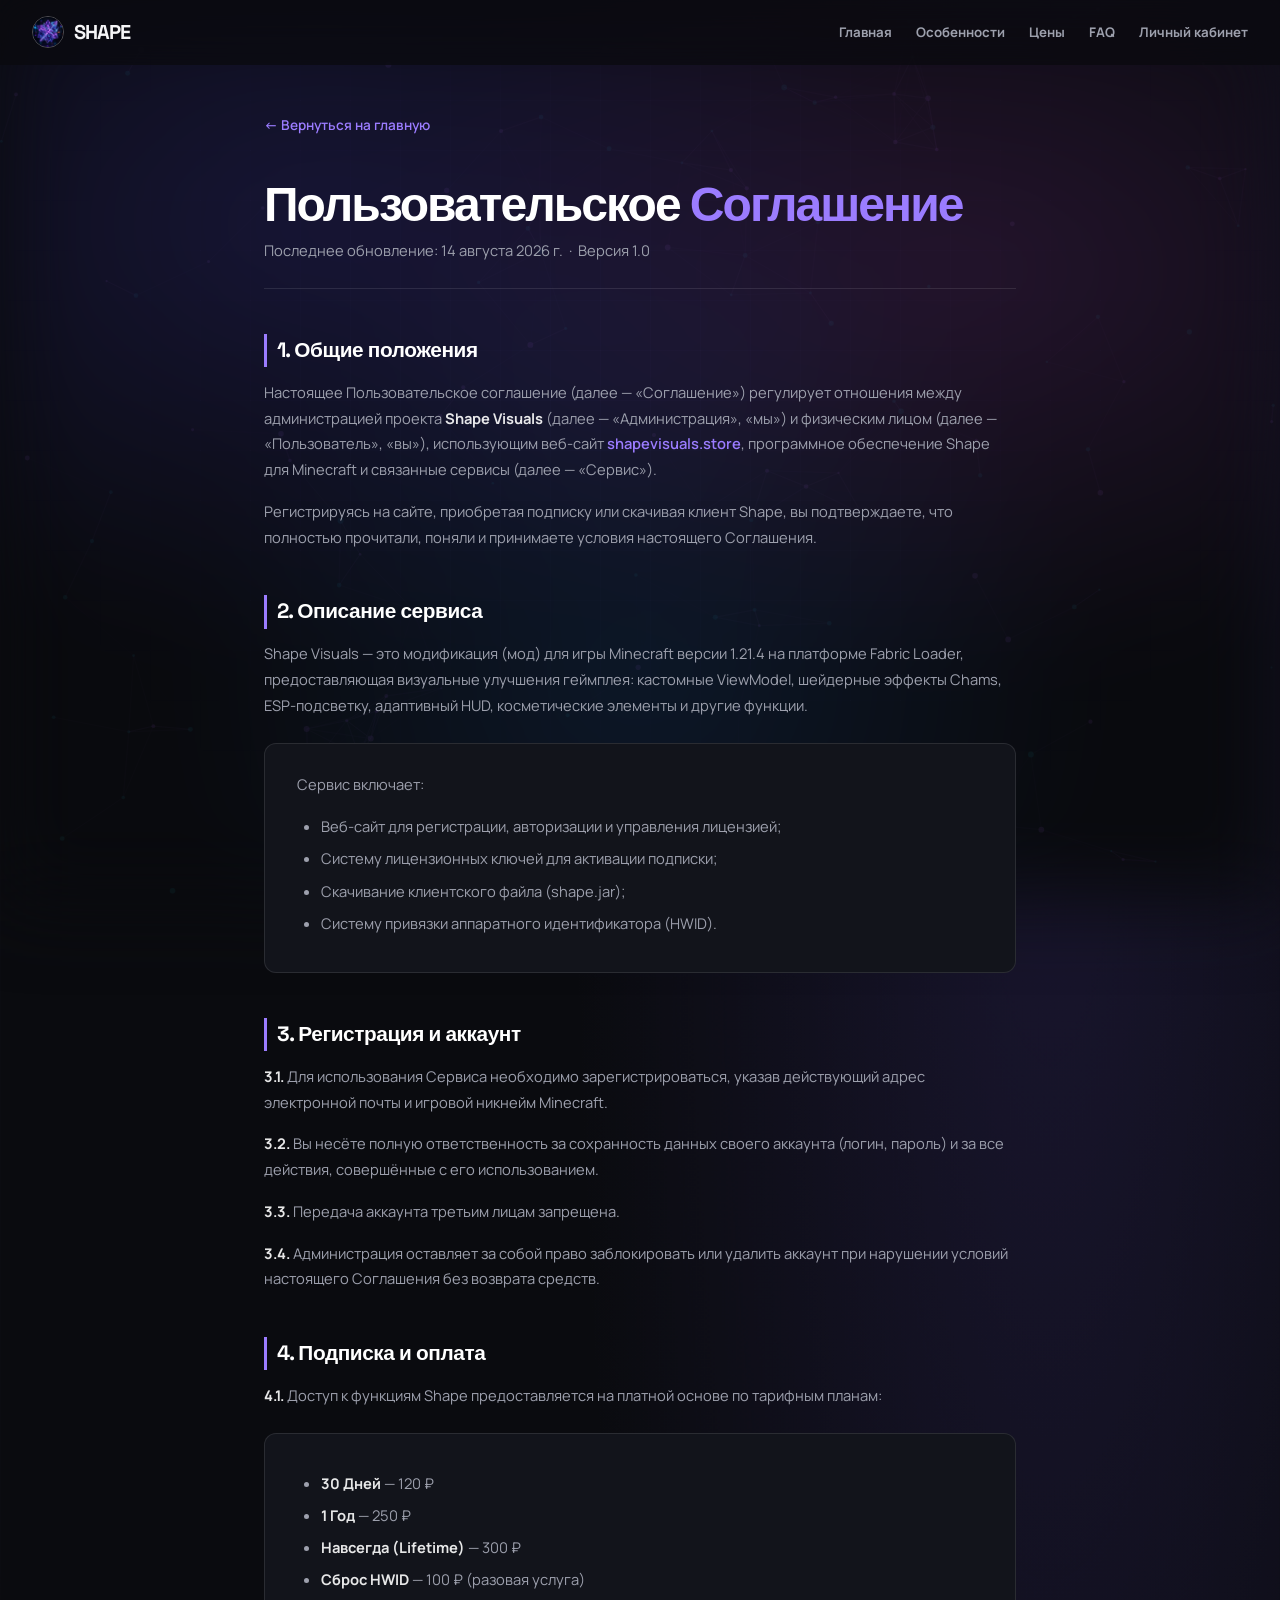
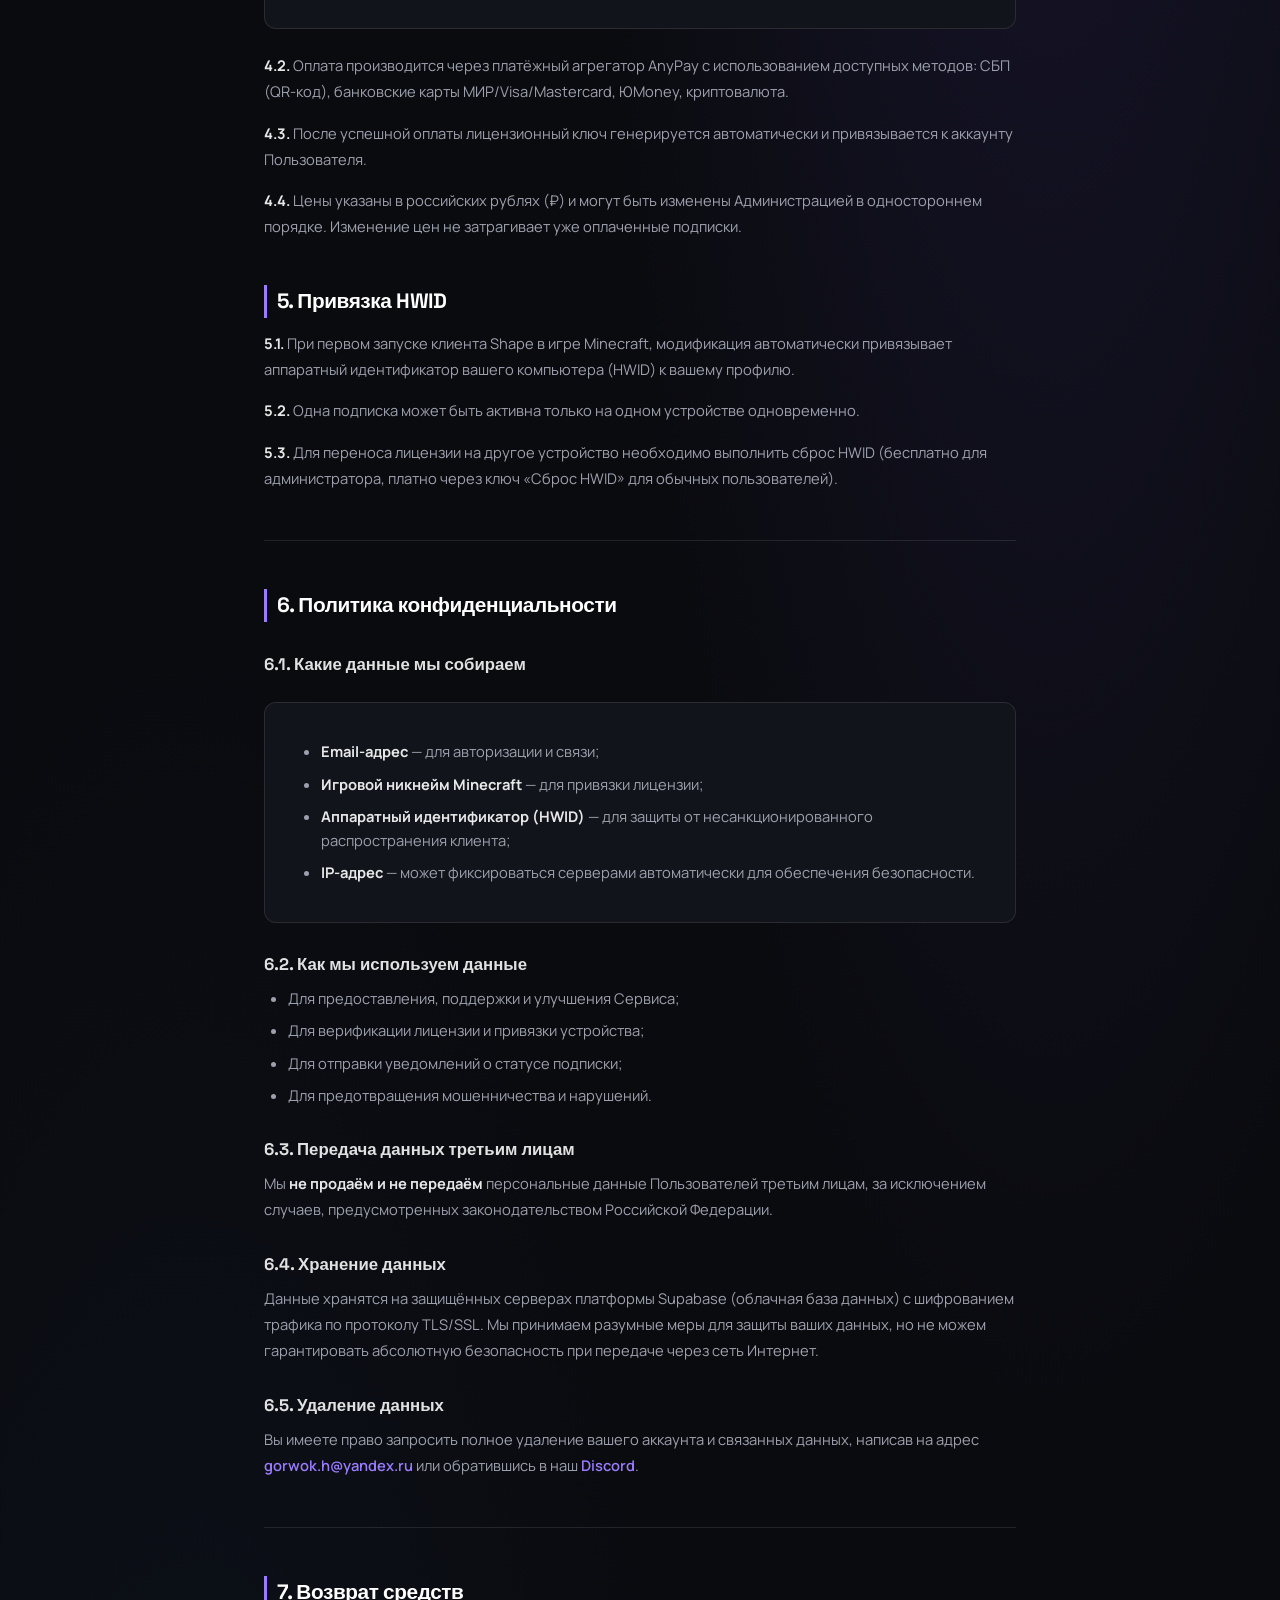
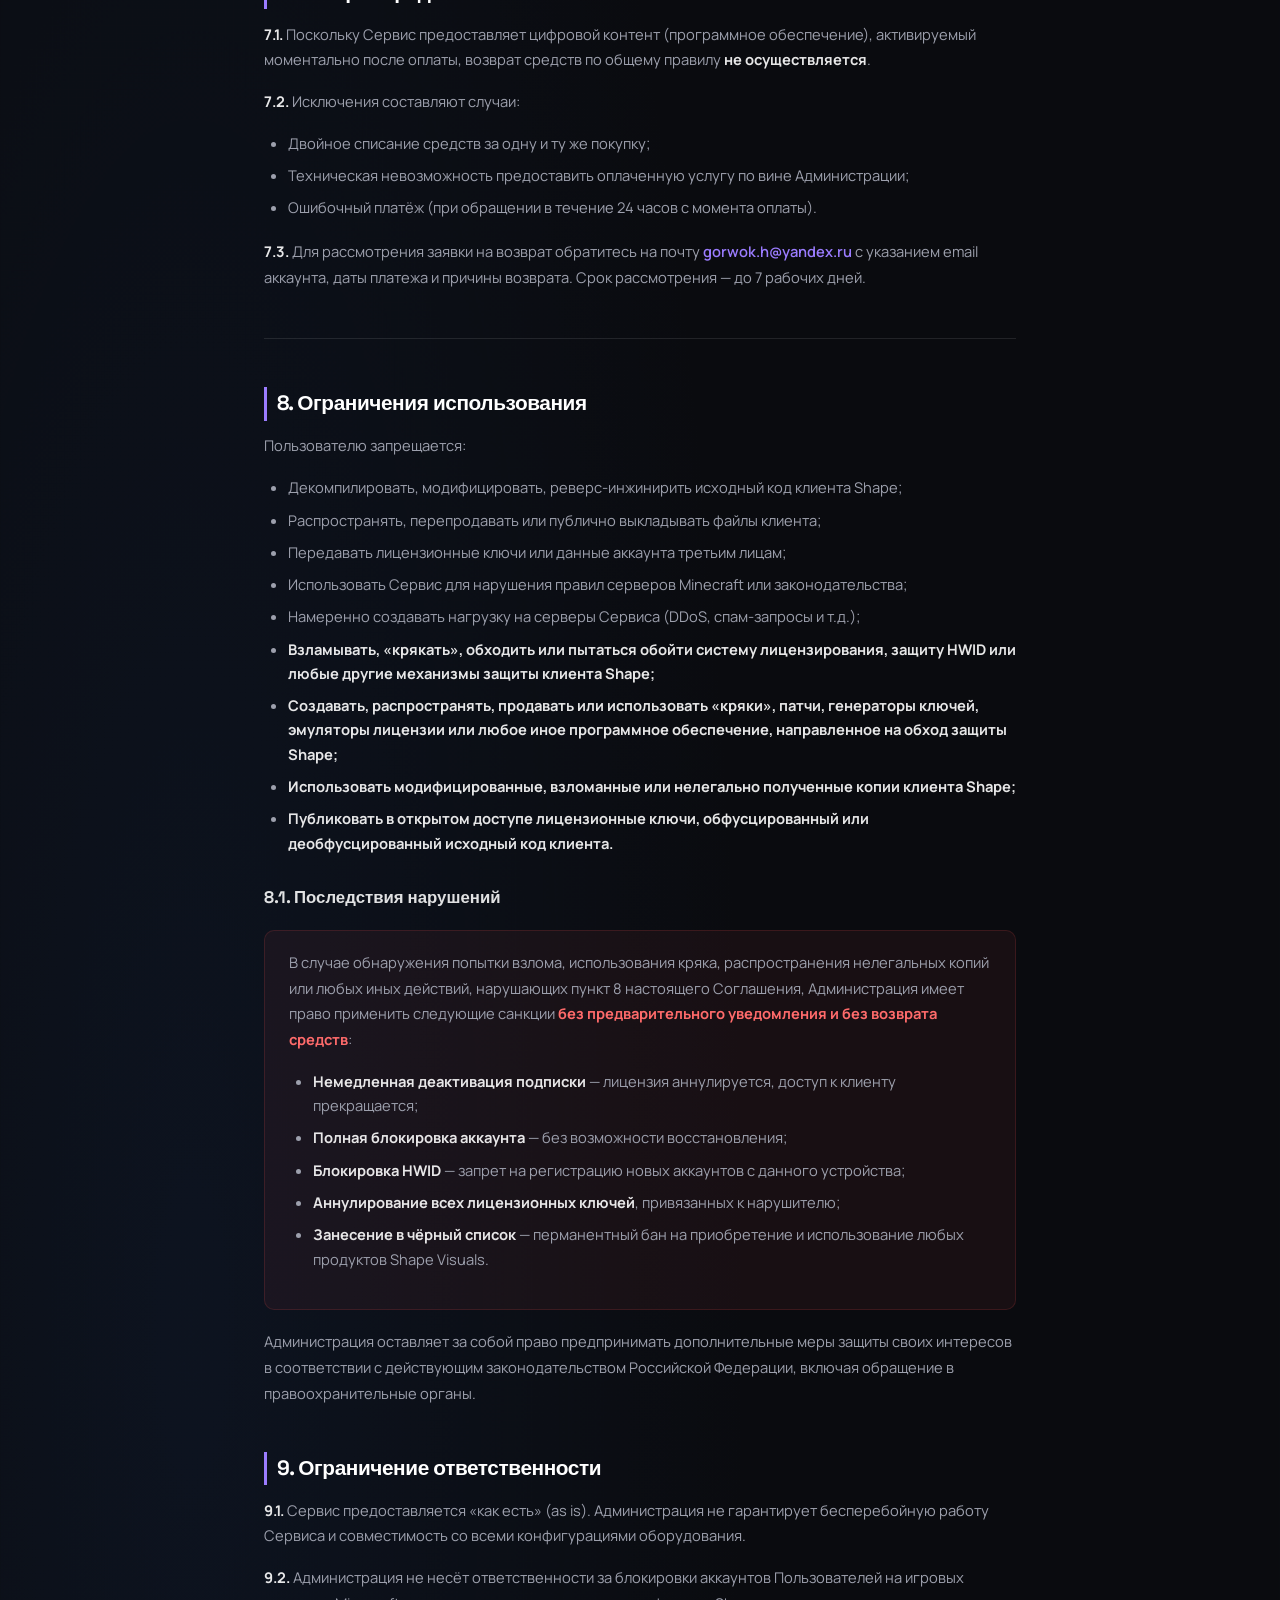
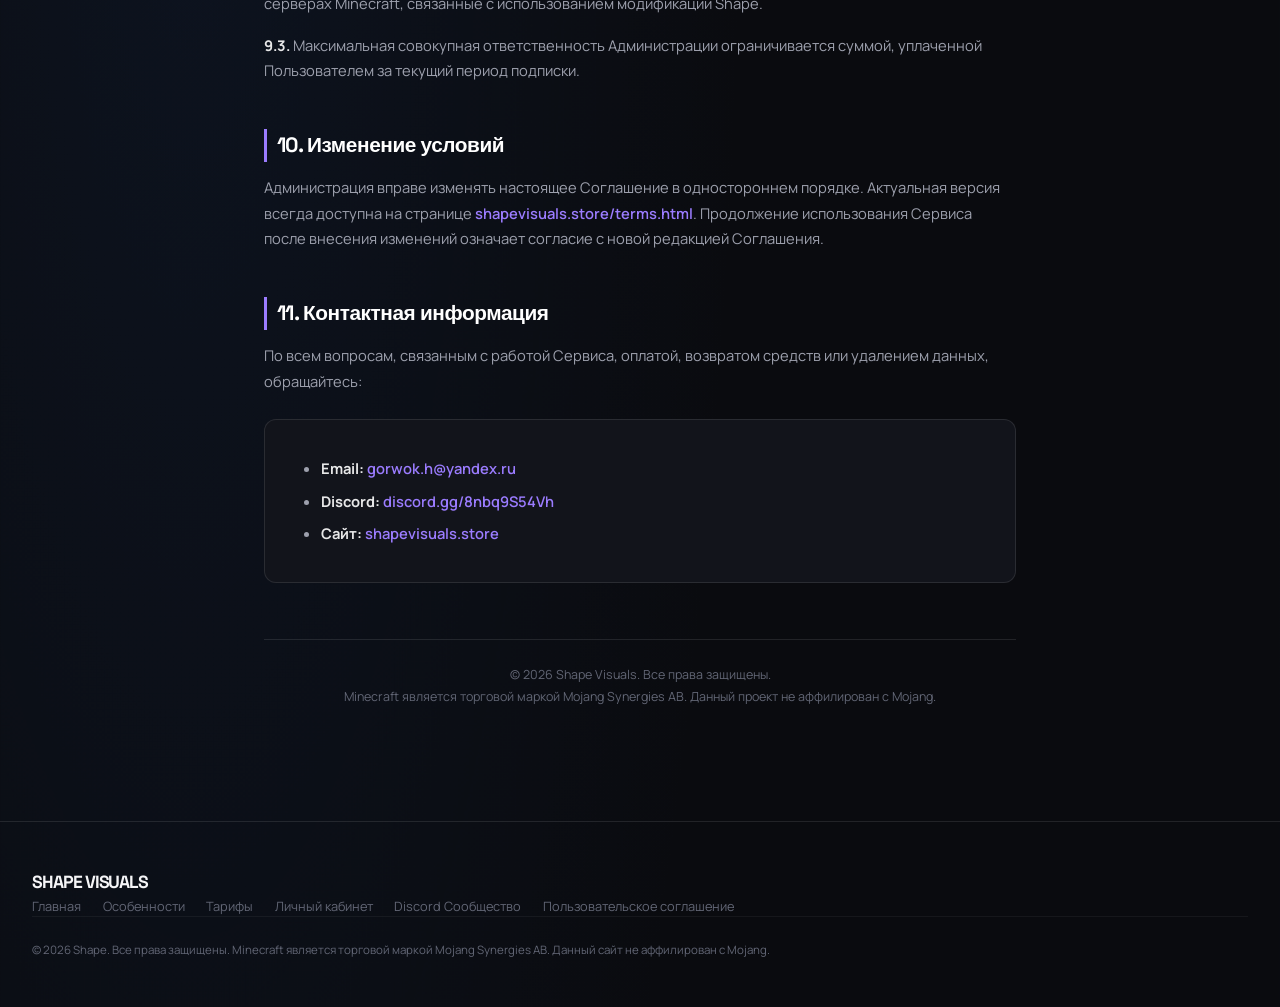
<file: terms.html>
<!DOCTYPE html>
<html lang="ru">
<head>
  <meta charset="UTF-8">
  <meta name="viewport" content="width=device-width, initial-scale=1.0">
  <meta name="description" content="Пользовательское соглашение Shape Visuals — условия использования, политика конфиденциальности и возврат средств.">
  <title>Shape | Пользовательское соглашение</title>
  <link rel="icon" type="image/jpeg" href="shape_logo.jpg">
  <link rel="shortcut icon" type="image/jpeg" href="shape_logo.jpg">
  <link rel="stylesheet" href="style.css?v=20260815_clean_bg">
  <style>
    /* ── Terms-specific layout (extends main style.css) ── */
    .terms-page { padding: 7rem 1.5rem 5rem; max-width: 800px; margin: 0 auto; }
    .terms-back {
      display: inline-flex; align-items: center; gap: .4rem;
      color: var(--violet); background: transparent; border: 0;
      font-size: .85rem; font-weight: 600; margin-bottom: 2.5rem;
      cursor: pointer; transition: opacity .2s; font-family: var(--body);
    }
    .terms-back:hover { opacity: .65; }
    .terms-page h1 {
      font-family: var(--display); font-size: clamp(2rem, 4.5vw, 3rem);
      font-weight: 800; letter-spacing: -.04em; color: #fff;
      margin-bottom: .4rem; line-height: 1.15;
    }
    .terms-page h1 span { color: var(--violet); }
    .terms-meta {
      font-size: .82rem; color: var(--quiet); margin-bottom: 2.5rem;
      padding-bottom: 1.5rem; border-bottom: 1px solid var(--line);
      font-family: var(--body);
    }
    .terms-page h2 {
      font-family: var(--display); font-size: 1.3rem; font-weight: 700;
      color: #fff; margin: 2.8rem 0 .8rem; letter-spacing: -.02em;
      padding-left: .6rem; border-left: 3px solid var(--violet);
    }
    .terms-page h3 {
      font-family: var(--display); font-size: 1.05rem; font-weight: 700;
      color: rgba(255,255,255,.88); margin: 1.8rem 0 .5rem;
    }
    .terms-page p {
      margin-bottom: 1rem; color: var(--muted); line-height: 1.75;
      font-size: .92rem;
    }
    .terms-page ul, .terms-page ol {
      margin: .5rem 0 1.2rem 1.5rem; color: var(--muted); font-size: .92rem;
    }
    .terms-page li { margin-bottom: .5rem; line-height: 1.65; }
    .terms-page li strong { color: rgba(255,255,255,.9); }
    .terms-link {
      color: var(--violet); cursor: pointer; text-decoration: none;
      transition: opacity .2s; font-weight: 600;
    }
    .terms-link:hover { opacity: .75; text-decoration: underline; }
    .terms-page strong { color: rgba(255,255,255,.9); }
    .terms-divider {
      border: none; border-top: 1px solid var(--line); margin: 3rem 0;
    }
    .terms-page .terms-footer-block {
      margin-top: 3.5rem; padding-top: 1.5rem;
      border-top: 1px solid var(--line);
      font-size: .78rem; color: var(--quiet); text-align: center;
      font-family: var(--body); line-height: 1.8;
    }
    /* Card-style section blocks */
    .terms-card {
      background: var(--surface); border: 1px solid var(--line);
      border-radius: 12px; padding: 1.8rem 2rem; margin: 1.5rem 0;
    }
    .terms-card h3 { margin-top: .5rem; }
    .terms-card p:last-child, .terms-card ul:last-child { margin-bottom: 0; }
    .terms-warn {
      background: rgba(255, 80, 80, .06); border: 1px solid rgba(255, 80, 80, .15);
      border-radius: 10px; padding: 1.2rem 1.5rem; margin: 1.2rem 0;
    }
    .terms-warn strong { color: #ff6b6b; }

    @media (max-width: 600px) {
      .terms-page { padding: 6rem 1rem 3rem; }
      .terms-card { padding: 1.2rem 1rem; }
    }
  </style>
</head>
<body>

  <!-- Background Canvas for Geometry Particles -->
  <canvas id="canvas-bg"></canvas>

  <!-- Sticky Header -->
  <header>
    <div class="nav-container">
      <button type="button" class="logo" onclick="location.href='index.html'" aria-label="На главную">
        <img class="logo-img" src="shape_logo.jpg" alt="Shape Logo">
        SHAPE
      </button>
      <nav>
        <ul>
          <li><button type="button" class="scroll-link" onclick="location.href='index.html'">Главная</button></li>
          <li><button type="button" class="scroll-link" onclick="location.href='index.html#features'">Особенности</button></li>
          <li><button type="button" class="scroll-link" onclick="location.href='index.html#pricing'">Цены</button></li>
          <li><button type="button" class="scroll-link" onclick="location.href='index.html#faq'">FAQ</button></li>
          <li><button type="button" class="scroll-link" onclick="location.href='profile.html'">Личный кабинет</button></li>
        </ul>
      </nav>
    </div>
  </header>

  <!-- Terms Content -->
  <div class="terms-page">

    <button type="button" class="terms-back" onclick="location.href='index.html'">← Вернуться на главную</button>

    <h1>Пользовательское <span>Соглашение</span></h1>
    <p class="terms-meta">Последнее обновление: 14 августа 2026 г. &nbsp;·&nbsp; Версия 1.0</p>

    <!-- 1. Общие положения -->
    <h2>1. Общие положения</h2>
    <p>Настоящее Пользовательское соглашение (далее — «Соглашение») регулирует отношения между администрацией проекта <strong>Shape Visuals</strong> (далее — «Администрация», «мы») и физическим лицом (далее — «Пользователь», «вы»), использующим веб-сайт <span class="terms-link" onclick="location.href='index.html'">shapevisuals.store</span>, программное обеспечение Shape для Minecraft и связанные сервисы (далее — «Сервис»).</p>
    <p>Регистрируясь на сайте, приобретая подписку или скачивая клиент Shape, вы подтверждаете, что полностью прочитали, поняли и принимаете условия настоящего Соглашения.</p>

    <!-- 2. Описание сервиса -->
    <h2>2. Описание сервиса</h2>
    <p>Shape Visuals — это модификация (мод) для игры Minecraft версии 1.21.4 на платформе Fabric Loader, предоставляющая визуальные улучшения геймплея: кастомные ViewModel, шейдерные эффекты Chams, ESP-подсветку, адаптивный HUD, косметические элементы и другие функции.</p>
    <div class="terms-card">
      <p>Сервис включает:</p>
      <ul>
        <li>Веб-сайт для регистрации, авторизации и управления лицензией;</li>
        <li>Систему лицензионных ключей для активации подписки;</li>
        <li>Скачивание клиентского файла (shape.jar);</li>
        <li>Систему привязки аппаратного идентификатора (HWID).</li>
      </ul>
    </div>

    <!-- 3. Регистрация и аккаунт -->
    <h2>3. Регистрация и аккаунт</h2>
    <p><strong>3.1.</strong> Для использования Сервиса необходимо зарегистрироваться, указав действующий адрес электронной почты и игровой никнейм Minecraft.</p>
    <p><strong>3.2.</strong> Вы несёте полную ответственность за сохранность данных своего аккаунта (логин, пароль) и за все действия, совершённые с его использованием.</p>
    <p><strong>3.3.</strong> Передача аккаунта третьим лицам запрещена.</p>
    <p><strong>3.4.</strong> Администрация оставляет за собой право заблокировать или удалить аккаунт при нарушении условий настоящего Соглашения без возврата средств.</p>

    <!-- 4. Подписка и оплата -->
    <h2>4. Подписка и оплата</h2>
    <p><strong>4.1.</strong> Доступ к функциям Shape предоставляется на платной основе по тарифным планам:</p>
    <div class="terms-card">
      <ul>
        <li><strong>30 Дней</strong> — 120 ₽</li>
        <li><strong>1 Год</strong> — 250 ₽</li>
        <li><strong>Навсегда (Lifetime)</strong> — 300 ₽</li>
        <li><strong>Сброс HWID</strong> — 100 ₽ (разовая услуга)</li>
      </ul>
    </div>
    <p><strong>4.2.</strong> Оплата производится через платёжный агрегатор AnyPay с использованием доступных методов: СБП (QR-код), банковские карты МИР/Visa/Mastercard, ЮMoney, криптовалюта.</p>
    <p><strong>4.3.</strong> После успешной оплаты лицензионный ключ генерируется автоматически и привязывается к аккаунту Пользователя.</p>
    <p><strong>4.4.</strong> Цены указаны в российских рублях (₽) и могут быть изменены Администрацией в одностороннем порядке. Изменение цен не затрагивает уже оплаченные подписки.</p>

    <!-- 5. Привязка HWID -->
    <h2>5. Привязка HWID</h2>
    <p><strong>5.1.</strong> При первом запуске клиента Shape в игре Minecraft, модификация автоматически привязывает аппаратный идентификатор вашего компьютера (HWID) к вашему профилю.</p>
    <p><strong>5.2.</strong> Одна подписка может быть активна только на одном устройстве одновременно.</p>
    <p><strong>5.3.</strong> Для переноса лицензии на другое устройство необходимо выполнить сброс HWID (бесплатно для администратора, платно через ключ «Сброс HWID» для обычных пользователей).</p>

    <hr class="terms-divider">

    <!-- 6. Политика конфиденциальности -->
    <h2>6. Политика конфиденциальности</h2>

    <h3>6.1. Какие данные мы собираем</h3>
    <div class="terms-card">
      <ul>
        <li><strong>Email-адрес</strong> — для авторизации и связи;</li>
        <li><strong>Игровой никнейм Minecraft</strong> — для привязки лицензии;</li>
        <li><strong>Аппаратный идентификатор (HWID)</strong> — для защиты от несанкционированного распространения клиента;</li>
        <li><strong>IP-адрес</strong> — может фиксироваться серверами автоматически для обеспечения безопасности.</li>
      </ul>
    </div>

    <h3>6.2. Как мы используем данные</h3>
    <ul>
      <li>Для предоставления, поддержки и улучшения Сервиса;</li>
      <li>Для верификации лицензии и привязки устройства;</li>
      <li>Для отправки уведомлений о статусе подписки;</li>
      <li>Для предотвращения мошенничества и нарушений.</li>
    </ul>

    <h3>6.3. Передача данных третьим лицам</h3>
    <p>Мы <strong>не продаём и не передаём</strong> персональные данные Пользователей третьим лицам, за исключением случаев, предусмотренных законодательством Российской Федерации.</p>

    <h3>6.4. Хранение данных</h3>
    <p>Данные хранятся на защищённых серверах платформы Supabase (облачная база данных) с шифрованием трафика по протоколу TLS/SSL. Мы принимаем разумные меры для защиты ваших данных, но не можем гарантировать абсолютную безопасность при передаче через сеть Интернет.</p>

    <h3>6.5. Удаление данных</h3>
    <p>Вы имеете право запросить полное удаление вашего аккаунта и связанных данных, написав на адрес <span class="terms-link" onclick="location.href='mailto:gorwok.h@yandex.ru'">gorwok.h@yandex.ru</span> или обратившись в наш <span class="terms-link" onclick="window.open('https://discord.gg/8nbq9S54Vh','_blank')">Discord</span>.</p>

    <hr class="terms-divider">

    <!-- 7. Возврат средств -->
    <h2>7. Возврат средств</h2>
    <p><strong>7.1.</strong> Поскольку Сервис предоставляет цифровой контент (программное обеспечение), активируемый моментально после оплаты, возврат средств по общему правилу <strong>не осуществляется</strong>.</p>
    <p><strong>7.2.</strong> Исключения составляют случаи:</p>
    <ul>
      <li>Двойное списание средств за одну и ту же покупку;</li>
      <li>Техническая невозможность предоставить оплаченную услугу по вине Администрации;</li>
      <li>Ошибочный платёж (при обращении в течение 24 часов с момента оплаты).</li>
    </ul>
    <p><strong>7.3.</strong> Для рассмотрения заявки на возврат обратитесь на почту <span class="terms-link" onclick="location.href='mailto:gorwok.h@yandex.ru'">gorwok.h@yandex.ru</span> с указанием email аккаунта, даты платежа и причины возврата. Срок рассмотрения — до 7 рабочих дней.</p>

    <hr class="terms-divider">

    <!-- 8. Ограничения использования -->
    <h2>8. Ограничения использования</h2>
    <p>Пользователю запрещается:</p>
    <ul>
      <li>Декомпилировать, модифицировать, реверс-инжинирить исходный код клиента Shape;</li>
      <li>Распространять, перепродавать или публично выкладывать файлы клиента;</li>
      <li>Передавать лицензионные ключи или данные аккаунта третьим лицам;</li>
      <li>Использовать Сервис для нарушения правил серверов Minecraft или законодательства;</li>
      <li>Намеренно создавать нагрузку на серверы Сервиса (DDoS, спам-запросы и т.д.);</li>
      <li><strong>Взламывать, «крякать», обходить или пытаться обойти систему лицензирования, защиту HWID или любые другие механизмы защиты клиента Shape;</strong></li>
      <li><strong>Создавать, распространять, продавать или использовать «кряки», патчи, генераторы ключей, эмуляторы лицензии или любое иное программное обеспечение, направленное на обход защиты Shape;</strong></li>
      <li><strong>Использовать модифицированные, взломанные или нелегально полученные копии клиента Shape;</strong></li>
      <li><strong>Публиковать в открытом доступе лицензионные ключи, обфусцированный или деобфусцированный исходный код клиента.</strong></li>
    </ul>

    <h3>8.1. Последствия нарушений</h3>
    <div class="terms-warn">
      <p>В случае обнаружения попытки взлома, использования кряка, распространения нелегальных копий или любых иных действий, нарушающих пункт 8 настоящего Соглашения, Администрация имеет право применить следующие санкции <strong>без предварительного уведомления и без возврата средств</strong>:</p>
      <ul>
        <li><strong>Немедленная деактивация подписки</strong> — лицензия аннулируется, доступ к клиенту прекращается;</li>
        <li><strong>Полная блокировка аккаунта</strong> — без возможности восстановления;</li>
        <li><strong>Блокировка HWID</strong> — запрет на регистрацию новых аккаунтов с данного устройства;</li>
        <li><strong>Аннулирование всех лицензионных ключей</strong>, привязанных к нарушителю;</li>
        <li><strong>Занесение в чёрный список</strong> — перманентный бан на приобретение и использование любых продуктов Shape Visuals.</li>
      </ul>
    </div>
    <p>Администрация оставляет за собой право предпринимать дополнительные меры защиты своих интересов в соответствии с действующим законодательством Российской Федерации, включая обращение в правоохранительные органы.</p>

    <!-- 9. Ответственность -->
    <h2>9. Ограничение ответственности</h2>
    <p><strong>9.1.</strong> Сервис предоставляется «как есть» (as is). Администрация не гарантирует бесперебойную работу Сервиса и совместимость со всеми конфигурациями оборудования.</p>
    <p><strong>9.2.</strong> Администрация не несёт ответственности за блокировки аккаунтов Пользователей на игровых серверах Minecraft, связанные с использованием модификации Shape.</p>
    <p><strong>9.3.</strong> Максимальная совокупная ответственность Администрации ограничивается суммой, уплаченной Пользователем за текущий период подписки.</p>

    <!-- 10. Изменения -->
    <h2>10. Изменение условий</h2>
    <p>Администрация вправе изменять настоящее Соглашение в одностороннем порядке. Актуальная версия всегда доступна на странице <span class="terms-link" onclick="location.reload()">shapevisuals.store/terms.html</span>. Продолжение использования Сервиса после внесения изменений означает согласие с новой редакцией Соглашения.</p>

    <!-- 11. Контакты -->
    <h2>11. Контактная информация</h2>
    <p>По всем вопросам, связанным с работой Сервиса, оплатой, возвратом средств или удалением данных, обращайтесь:</p>
    <div class="terms-card">
      <ul>
        <li><strong>Email:</strong> <span class="terms-link" onclick="location.href='mailto:gorwok.h@yandex.ru'">gorwok.h@yandex.ru</span></li>
        <li><strong>Discord:</strong> <span class="terms-link" onclick="window.open('https://discord.gg/8nbq9S54Vh','_blank')">discord.gg/8nbq9S54Vh</span></li>
        <li><strong>Сайт:</strong> <span class="terms-link" onclick="location.href='index.html'">shapevisuals.store</span></li>
      </ul>
    </div>

    <div class="terms-footer-block">
      © 2026 Shape Visuals. Все права защищены.<br>
      Minecraft является торговой маркой Mojang Synergies AB. Данный проект не аффилирован с Mojang.
    </div>
  </div>

  <!-- Footer -->
  <footer>
    <div class="container">
      <button type="button" class="footer-logo" onclick="location.href='index.html'">SHAPE VISUALS</button>
      <div class="footer-links">
        <button type="button" class="scroll-link" onclick="location.href='index.html'">Главная</button>
        <button type="button" class="scroll-link" onclick="location.href='index.html#features'">Особенности</button>
        <button type="button" class="scroll-link" onclick="location.href='index.html#pricing'">Тарифы</button>
        <button type="button" class="scroll-link" onclick="location.href='profile.html'">Личный кабинет</button>
        <button type="button" class="external-link" onclick="window.open('https://discord.gg/8nbq9S54Vh','_blank')">Discord Сообщество</button>
        <button type="button" class="scroll-link" onclick="location.href='terms.html'">Пользовательское соглашение</button>
      </div>
      <div class="copyright">
        &copy; 2026 Shape. Все права защищены. Minecraft является торговой маркой Mojang Synergies AB. Данный сайт не аффилирован с Mojang.
      </div>
    </div>
  </footer>

  <!-- Script -->
  <script src="app.js?v=20260815_slow_transition"></script>
</body>
</html>
</file>
<file: style.css>
@import url('https://fonts.googleapis.com/css2?family=Manrope:wght@400;500;600;700;800&family=Space+Grotesk:wght@400;500;600;700&display=swap');

:root {
  --ink: #0a0b0f;
  --surface: #12141b;
  --surface-raised: #191c25;
  --line: rgba(255, 255, 255, .1);
  --line-strong: rgba(196, 167, 255, .42);
  --paper: #f5f5f7;
  --muted: #9da0ad;
  --quiet: #626675;
  --violet: #9b7cff;
  --blue: #557cff;
  --pink: #f069bd;
  --display: 'Space Grotesk', sans-serif;
  --body: 'Manrope', sans-serif;
}

* { box-sizing: border-box; margin: 0; padding: 0; scroll-behavior: smooth; }
html { background: var(--ink); }
body {
  min-width: 320px;
  overflow-x: hidden;
  isolation: isolate;
  background:
    radial-gradient(ellipse at 82% 12%, rgba(102, 75, 210, .16), transparent 30rem),
    radial-gradient(ellipse at 15% 78%, rgba(39, 93, 178, .1), transparent 35rem),
    var(--ink);
  color: var(--paper);
  font-family: var(--body);
  line-height: 1.6;
  -webkit-user-select: none;
  user-select: none;
  opacity: 1;
  transition: opacity 0.35s cubic-bezier(0.22, 1, 0.36, 1);
}

body.page-transition-exit {
  opacity: 0 !important;
  pointer-events: none;
}

body::before {
  content: '';
  position: fixed;
  z-index: -2;
  inset: 0;
  pointer-events: none;
  background:
    radial-gradient(ellipse at 25% 25%, rgba(78, 67, 214, .2), transparent 45%),
    radial-gradient(ellipse at 75% 30%, rgba(189, 76, 221, .15), transparent 45%),
    radial-gradient(ellipse at 50% 75%, rgba(39, 120, 230, .12), transparent 50%),
    #090a0e;
  filter: blur(40px);
}

body::after {
  content: '';
  position: fixed;
  z-index: -1;
  inset: 0;
  pointer-events: none;
  opacity: .35;
  background-image:
    linear-gradient(rgba(174, 157, 255, .05) 1px, transparent 1px),
    linear-gradient(90deg, rgba(174, 157, 255, .05) 1px, transparent 1px);
  background-size: 50px 50px;
  mask-image: radial-gradient(ellipse at 50% 40%, #000 0%, rgba(0,0,0,.6) 50%, transparent 80%);
  -webkit-mask-image: radial-gradient(ellipse at 50% 40%, #000 0%, rgba(0,0,0,.6) 50%, transparent 80%);
}
img { display: block; max-width: 100%; -webkit-user-drag: none; user-drag: none; pointer-events: none; }
a { color: inherit; }
button { border: 0; font: inherit; }
.scroll-link { cursor: pointer; }
::selection { background: var(--violet); color: #fff; }

::-webkit-scrollbar { width: 8px; }
::-webkit-scrollbar-track { background: var(--ink); }
::-webkit-scrollbar-thumb { background: #373945; border-radius: 20px; }

#canvas-bg { position: fixed; inset: 0; z-index: -1; width: 100%; height: 100%; pointer-events: none; opacity: .26; mix-blend-mode: screen; }

header {
  position: fixed; inset: 0 0 auto; z-index: 20;
  border-bottom: 1px solid transparent;
  background: rgba(10, 11, 15, .72);
  backdrop-filter: blur(18px);
}
.nav-container { max-width: 1320px; margin: auto; padding: 1rem 2rem; display: flex; align-items: center; justify-content: space-between; }
.logo { display: flex; align-items: center; gap: .65rem; color: var(--paper); background: transparent; text-decoration: none; font: 700 1.25rem/1 var(--display); letter-spacing: -.06em; }
.logo-img { width: 32px; height: 32px; border-radius: 50%; object-fit: cover; border: 1px solid rgba(255,255,255,.28); }
nav ul { list-style: none; display: flex; gap: 1.5rem; align-items: center; }
nav a, nav .scroll-link, nav .external-link { color: var(--muted); background: transparent; text-decoration: none; font-size: .83rem; font-weight: 700; transition: color .2s ease; }
nav a:hover, nav .scroll-link:hover, nav .external-link:hover { color: var(--paper); }
.btn-nav { padding: .66rem 1.05rem; color: #11111a; background: var(--paper); border-radius: 5px; cursor: pointer; font-weight: 700; }
.btn-nav:hover { color: #11111a; background: #cdbdff; }

.btn-auth {
  padding: .6rem 1rem;
  color: var(--paper);
  background: rgba(255, 255, 255, 0.06);
  border: 1px solid var(--line);
  border-radius: 5px;
  cursor: pointer;
  font-weight: 700;
  font-size: .83rem;
  transition: all .2s ease;
}
.btn-auth:hover {
  background: rgba(196, 167, 255, 0.15);
  border-color: #bfaeff;
  color: #fff;
}
.btn-profile {
  display: inline-flex;
  align-items: center;
  gap: .5rem;
  padding: .5rem .9rem;
  color: #fff;
  background: rgba(155, 124, 255, 0.15);
  border: 1px solid rgba(196, 167, 255, 0.35);
  border-radius: 5px;
  cursor: pointer;
  font-weight: 700;
  font-size: .83rem;
  transition: all .2s ease;
}
.btn-profile:hover {
  background: rgba(155, 124, 255, 0.28);
  border-color: #c9b8ff;
}
.user-avatar-badge {
  color: #c9b8ff;
  font-size: .9rem;
}

.container { max-width: 1320px; margin: 0 auto; padding: 0 2rem; }
section { position: relative; padding: 7.5rem 0; }
.text-center { text-align: center; display: flex; flex-direction: column; align-items: center; }
.section-tag { display: inline-flex; align-items: center; color: #c9bdff; font: 700 .68rem var(--body); letter-spacing: .14em; text-transform: uppercase; }
.section-title { max-width: 800px; margin: .85rem auto 1rem; font: 700 clamp(2.25rem, 4vw, 4rem)/1.03 var(--display); letter-spacing: -.06em; }
.section-title span { color: #bba7ff; }
.section-subtitle { max-width: 630px; color: var(--muted); font-size: 1rem; }

.hero { min-height: 100vh; padding: 9.25rem 0 5rem; display: grid; align-items: center; }
.hero-grid { display: grid; grid-template-columns: minmax(0, 1.06fr) minmax(350px, .94fr); gap: clamp(3rem, 7vw, 7rem); align-items: center; }
.hero-content { position: relative; }
.hero-content h1 { max-width: 750px; margin: 1.25rem 0 1.5rem; font: 700 clamp(3.5rem, 6.6vw, 6.7rem)/.94 var(--display); letter-spacing: -.085em; }
.hero-content h1 span { color: transparent; -webkit-text-stroke: 1px #c5b4ff; text-shadow: 0 0 32px rgba(144, 111, 255, .3); }
.hero-description { max-width: 560px; color: var(--muted); font-size: 1.04rem; line-height: 1.8; }
.hero-buttons { margin: 2.2rem 0 3.3rem; display: flex; gap: .8rem; }
.btn { display: inline-flex; align-items: center; justify-content: center; min-height: 3.35rem; padding: .8rem 1.35rem; border-radius: 5px; font-size: .9rem; font-weight: 800; text-decoration: none; cursor: pointer; transition: transform .2s ease, background .2s ease, box-shadow .2s ease; }
.btn-primary { color: #100f18; background: linear-gradient(110deg, #c9b8ff, #9677ff); box-shadow: 0 12px 30px rgba(102, 72, 212, .24); }
.btn-primary:hover { transform: translateY(-3px); background: #ded4ff; box-shadow: 0 16px 34px rgba(102, 72, 212, .36); }
.hero-stats { display: flex; gap: clamp(1.7rem, 4vw, 3.8rem); padding-top: 1.4rem; border-top: 1px solid var(--line); }
.stat-item { display: grid; gap: .1rem; }
.stat-val { font: 700 1.75rem var(--display); letter-spacing: -.06em; }
.stat-label { color: var(--quiet); font-size: .62rem; font-weight: 800; text-transform: uppercase; letter-spacing: .11em; }

.hero-visual { position: relative; }
.hero-logo-wrapper { position: relative; padding: .7rem; background: linear-gradient(145deg, rgba(255,255,255,.18), transparent 35%); border: 1px solid var(--line-strong); border-radius: 2px; box-shadow: 24px 24px 0 rgba(87, 68, 150, .11), 0 28px 60px rgba(0,0,0,.3); }
.hero-logo-wrapper::after { content: ''; position: absolute; width: 35%; height: 35%; right: -1px; bottom: -1px; border-right: 2px solid #b9a5ff; border-bottom: 2px solid #b9a5ff; }
.hero-logo-img { width: 100%; aspect-ratio: 1; object-fit: cover; filter: saturate(.9) contrast(1.08); }

#features { 
  border-top: 1px solid var(--line); 
  position: relative;
}
.features-grid { 
  margin-top: 3.5rem; 
  display: grid; 
  grid-template-columns: repeat(4, 1fr); 
  gap: 1.5rem; 
}
.feature-card { 
  position: relative;
  min-height: 300px; 
  padding: 2.2rem 1.8rem; 
  border-radius: 18px;
  background: linear-gradient(165deg, rgba(24, 26, 38, 0.7) 0%, rgba(13, 15, 22, 0.85) 100%);
  border: 1px solid rgba(196, 167, 255, 0.16);
  box-shadow: 0 18px 45px rgba(0, 0, 0, 0.45), inset 0 1px 0 rgba(255, 255, 255, 0.08);
  backdrop-filter: blur(10px);
  -webkit-backdrop-filter: blur(10px);
  transition: transform .28s cubic-bezier(0.16, 1, 0.3, 1), border-color .28s ease, box-shadow .28s ease; 
  display: flex;
  flex-direction: column;
  overflow: hidden;
}
.feature-card::before {
  content: '';
  position: absolute;
  top: 0;
  left: 0;
  right: 0;
  height: 2px;
  background: linear-gradient(90deg, transparent, rgba(196, 167, 255, 0.5), transparent);
  opacity: 0;
  transition: opacity .3s ease;
}
.feature-card:hover { 
  transform: translateY(-8px); 
  border-color: rgba(196, 167, 255, 0.42); 
  box-shadow: 0 24px 60px rgba(0, 0, 0, 0.65), 0 0 35px rgba(155, 124, 255, 0.14); 
}
.feature-card:hover::before {
  opacity: 1;
}
.feature-icon { 
  width: 3.2rem; 
  height: 3.2rem; 
  border-radius: 14px;
  display: grid; 
  place-items: center; 
  margin-bottom: 1.8rem; 
  color: #d8caff; 
  background: rgba(157, 119, 255, 0.12); 
  border: 1px solid rgba(189, 168, 255, 0.28); 
  box-shadow: 0 0 20px rgba(157, 119, 255, 0.15);
  transition: all .28s ease;
  flex-shrink: 0;
}
.feature-icon svg {
  width: 22px;
  height: 22px;
  color: #cbb8ff;
}
.feature-card:hover .feature-icon {
  background: rgba(196, 167, 255, 0.22);
  border-color: rgba(196, 167, 255, 0.55);
  box-shadow: 0 0 25px rgba(157, 119, 255, 0.35);
  transform: scale(1.06);
}
.feature-card h3 { 
  margin-bottom: .75rem; 
  font: 700 1.22rem/1.25 var(--display); 
  letter-spacing: -.03em; 
  color: #fff;
}
.feature-card p { 
  color: var(--muted); 
  font-size: .88rem; 
  line-height: 1.7; 
}

#pricing { background: linear-gradient(180deg, transparent, rgba(102, 71, 180, .075), transparent); }
.pricing-grid { display: grid; grid-template-columns: repeat(4, 1fr); gap: 1.25rem; margin-top: 3.5rem; align-items: stretch; }
.pricing-card { position: relative; display: flex; flex-direction: column; justify-content: space-between; min-height: 480px; padding: 2.2rem 1.6rem; overflow: hidden; color: var(--paper); background: linear-gradient(135deg, #1b1830, #11131a 62%); border: 1px solid rgba(196, 171, 255, .25); box-shadow: 0 30px 70px rgba(0,0,0,.22); transition: transform .25s ease, border-color .25s ease; }
.pricing-card:hover { transform: translateY(-6px); border-color: rgba(196, 171, 255, .45); }
.pricing-card.popular { border-color: rgba(196, 171, 255, .5); background: linear-gradient(135deg, #221d3b, #12141d 65%); }
.pricing-card::after { content: ''; position: absolute; width: 24rem; height: 24rem; top: -16rem; right: -8rem; border-radius: 50%; background: rgba(154, 116, 255, .2); filter: blur(35px); }
.pricing-card > * { position: relative; z-index: 1; }
.pricing-card.popular::before { content: 'FULL ACCESS'; position: absolute; right: 1.2rem; top: 1.2rem; z-index: 2; padding: .35rem .55rem; color: #171424; background: #c9b8ff; font-size: .58rem; font-weight: 800; letter-spacing: .11em; border-radius: 3px; }
.price-title { font: 700 1.7rem var(--display); letter-spacing: -.04em; }
.price-desc { max-width: 100%; margin-top: .4rem; color: var(--muted); font-size: .84rem; line-height: 1.45; }
.price-amount { margin: 1.6rem 0; font: 700 3.5rem/.9 var(--display); letter-spacing: -.08em; }
.price-amount span { color: var(--muted); font-size: 1.1rem; letter-spacing: 0; }
.price-features { list-style: none; display: grid; gap: .7rem; text-align: left; }
.price-features li { display: flex; gap: .6rem; color: #c5c5cd; font-size: .83rem; line-height: 1.4; }
.price-features li::before { content: '—'; color: #bfaeff; flex-shrink: 0; }
.pricing-card .btn { margin-top: 2rem; align-self: stretch; width: 100%; }

@media (max-width: 1100px) {
  .pricing-grid { grid-template-columns: repeat(2, 1fr); max-width: 720px; margin-left: auto; margin-right: auto; }
}
@media (max-width: 600px) {
  .pricing-grid { grid-template-columns: 1fr; max-width: 380px; }
}

.faq-list { max-width: 850px; margin: 3.5rem auto 0; border-top: 1px solid var(--line); }
.faq-item { border-bottom: 1px solid var(--line); }
.faq-question { padding: 1.35rem 0; display: flex; justify-content: space-between; align-items: center; cursor: pointer; font: 700 1.05rem var(--display); letter-spacing: -.025em; }
.faq-icon { color: #c6b5ff; font-size: 1.45rem; font-weight: 400; transition: transform .2s ease; }
.faq-answer { max-height: 0; overflow: hidden; color: var(--muted); font-size: .9rem; transition: max-height .3s ease, padding .3s ease; }
.faq-item.active .faq-icon { transform: rotate(45deg); }
.faq-item.active .faq-answer { padding: 0 0 1.5rem; }

footer { margin-top: 2rem; padding: 3rem 0; border-top: 1px solid var(--line); }
.footer-container { max-width: 1320px; margin: auto; padding: 0 2rem; display: flex; flex-wrap: wrap; align-items: center; justify-content: space-between; gap: 1.5rem; }
.footer-logo { color: var(--paper); background: transparent; font: 700 1.1rem var(--display); letter-spacing: -.06em; text-decoration: none; cursor: pointer; }
.footer-links { display: flex; gap: 1.35rem; flex-wrap: wrap; }
.footer-links a, .footer-links .scroll-link, .footer-links .external-link { color: var(--quiet); background: transparent; font-size: .8rem; text-decoration: none; cursor: pointer; }
.footer-links a:hover, .footer-links .scroll-link:hover, .footer-links .external-link:hover { color: var(--paper); }
.copyright { width: 100%; padding-top: 1.5rem; border-top: 1px solid rgba(255,255,255,.05); color: var(--quiet); font-size: .72rem; }

/* ==========================================================================
   Modals & Auth System Styling
   ========================================================================== */
.modal-overlay {
  position: fixed;
  inset: 0;
  z-index: 100;
  display: flex;
  align-items: center;
  justify-content: center;
  padding: 1.5rem;
  background: rgba(7, 8, 12, 0.78);
  backdrop-filter: blur(14px);
  -webkit-backdrop-filter: blur(14px);
  opacity: 0;
  pointer-events: none;
  transition: opacity .25s ease;
}
.modal-overlay.active {
  opacity: 1;
  pointer-events: auto;
}

.modal-box {
  position: relative;
  width: 100%;
  max-width: 440px;
  padding: 2.5rem;
  background: linear-gradient(150deg, #181528, #0e1017 65%);
  border: 1px solid rgba(196, 167, 255, 0.35);
  border-radius: 8px;
  box-shadow: 0 30px 80px rgba(0, 0, 0, 0.6), 0 0 50px rgba(138, 103, 255, 0.12);
  transform: scale(0.96) translateY(10px);
  transition: transform .25s cubic-bezier(0.16, 1, 0.3, 1);
}
.modal-overlay.active .modal-box {
  transform: scale(1) translateY(0);
}

.modal-close {
  position: absolute;
  top: 1.25rem;
  right: 1.25rem;
  width: 2rem;
  height: 2rem;
  display: grid;
  place-items: center;
  background: transparent;
  color: var(--muted);
  font-size: 1.6rem;
  line-height: 1;
  cursor: pointer;
  transition: color .2s ease, transform .2s ease;
}
.modal-close:hover {
  color: #fff;
  transform: rotate(90deg);
}

.auth-header {
  text-align: center;
  margin-bottom: 1.6rem;
}
.auth-header h3 {
  font: 700 1.65rem var(--display);
  letter-spacing: -.04em;
  color: #fff;
}
.auth-subtitle {
  color: var(--muted);
  font-size: .85rem;
  margin-top: .3rem;
}

.auth-tabs {
  display: grid;
  grid-template-columns: 1fr 1fr;
  gap: .4rem;
  padding: .3rem;
  background: rgba(0, 0, 0, 0.35);
  border: 1px solid rgba(255, 255, 255, 0.08);
  border-radius: 6px;
  margin-bottom: 1.5rem;
}
.tab-btn {
  padding: .6rem;
  border-radius: 4px;
  background: transparent;
  color: var(--muted);
  font-weight: 700;
  font-size: .85rem;
  cursor: pointer;
  transition: all .2s ease;
}
.tab-btn.active {
  background: #c9b8ff;
  color: #100f18;
}

.auth-form {
  display: none;
}
.auth-form.active {
  display: block;
}

.form-group {
  display: flex;
  flex-direction: column;
  gap: .4rem;
  margin-bottom: 1rem;
  text-align: left;
}
.form-group label {
  font-size: .75rem;
  color: var(--muted);
  font-weight: 700;
  text-transform: uppercase;
  letter-spacing: .06em;
}
.input-dark {
  width: 100%;
  padding: .8rem 1rem;
  background: rgba(0, 0, 0, 0.4);
  border: 1px solid rgba(255, 255, 255, 0.12);
  border-radius: 6px;
  color: var(--paper);
  font-family: inherit;
  font-size: .92rem;
  outline: none;
  transition: border-color .2s ease, box-shadow .2s ease;
}
.input-dark:focus {
  border-color: #c4b5fd;
  box-shadow: 0 0 15px rgba(157, 124, 255, 0.25);
}

.btn-auth-submit {
  width: 100%;
  margin-top: .6rem;
  font-weight: 800;
}

.auth-divider {
  display: flex;
  align-items: center;
  text-align: center;
  margin: 1.25rem 0;
  color: var(--quiet);
  font-size: .72rem;
  font-weight: 700;
  text-transform: uppercase;
  letter-spacing: .08em;
}
.auth-divider::before,
.auth-divider::after {
  content: '';
  flex: 1;
  border-bottom: 1px solid rgba(255, 255, 255, 0.08);
}
.auth-divider span {
  padding: 0 .8rem;
}

.btn-discord {
  width: 100%;
  display: flex;
  align-items: center;
  justify-content: center;
  gap: .65rem;
  padding: .75rem;
  background: #5865F2;
  color: #fff;
  border-radius: 6px;
  font-size: .88rem;
  font-weight: 700;
  cursor: pointer;
  transition: transform .2s ease, background .2s ease;
}
.btn-discord:hover {
  background: #4752c4;
  transform: translateY(-2px);
}

.alert-msg {
  padding: .75rem 1rem;
  border-radius: 6px;
  font-size: .82rem;
  line-height: 1.4;
  margin-bottom: 1.2rem;
  text-align: left;
  animation: alertFadeIn .25s ease-out;
}
.alert-msg.error {
  background: rgba(239, 68, 68, 0.15);
  border: 1px solid rgba(239, 68, 68, 0.4);
  color: #fca5a5;
  animation: alertShake .35s ease-in-out;
}
.alert-msg.success {
  background: rgba(34, 197, 94, 0.15);
  border: 1px solid rgba(34, 197, 94, 0.4);
  color: #86efac;
}

@keyframes alertShake {
  0%, 100% { transform: translateX(0); }
  20%, 60% { transform: translateX(-6px); }
  40%, 80% { transform: translateX(6px); }
}
@keyframes alertFadeIn {
  from { opacity: 0; transform: translateY(-4px); }
  to { opacity: 1; transform: translateY(0); }
}

/* Profile Modal */
.profile-box {
  max-width: 500px;
}
.profile-header {
  display: flex;
  align-items: center;
  gap: 1.2rem;
  padding-bottom: 1.5rem;
  border-bottom: 1px solid var(--line);
}
.profile-avatar {
  width: 64px;
  height: 64px;
  border-radius: 8px;
  border: 2px solid rgba(196, 167, 255, 0.4);
  background: #000;
  image-rendering: pixelated;
}
.profile-meta {
  text-align: left;
}
.profile-meta h3 {
  font-size: .72rem;
  color: var(--muted);
  text-transform: uppercase;
  letter-spacing: .09em;
  font-weight: 700;
}
.profile-user-nick {
  font: 700 1.5rem/1.2 var(--display);
  letter-spacing: -.04em;
  color: #fff;
  margin-top: .1rem;
}
.profile-user-email {
  font-size: .82rem;
  color: var(--quiet);
}

.profile-grid {
  display: grid;
  grid-template-columns: 1fr 1fr;
  gap: 1rem;
  margin: 1.4rem 0;
}
.profile-card {
  background: rgba(0, 0, 0, 0.35);
  border: 1px solid var(--line);
  padding: 1.1rem;
  border-radius: 6px;
  text-align: left;
}
.card-label {
  font-size: .68rem;
  color: var(--quiet);
  text-transform: uppercase;
  letter-spacing: .06em;
  font-weight: 800;
  margin-bottom: .5rem;
}
.card-status-badge {
  display: inline-block;
  font-size: .78rem;
  font-weight: 800;
  padding: .2rem .55rem;
  border-radius: 4px;
  background: rgba(34, 197, 94, 0.18);
  color: #4ade80;
  border: 1px solid rgba(34, 197, 94, 0.35);
}
.card-status-badge.inactive {
  background: rgba(239, 68, 68, 0.18);
  color: #f87171;
  border-color: rgba(239, 68, 68, 0.35);
}
.card-detail {
  font-size: .75rem;
  color: var(--muted);
  margin-top: .55rem;
}
.hwid-code {
  font-family: monospace;
  font-size: .8rem;
  color: #c9b8ff;
  word-break: break-all;
}

.profile-key-box {
  background: rgba(0, 0, 0, 0.35);
  border: 1px solid var(--line);
  padding: 1.1rem;
  border-radius: 6px;
  text-align: left;
  margin-bottom: 1rem;
}
.key-redeem-form {
  display: flex;
  gap: .5rem;
}
.key-input {
  flex: 1;
  text-transform: uppercase;
  letter-spacing: .08em;
  font-family: monospace;
  font-weight: 700;
  font-size: .85rem;
}
.btn-redeem {
  min-height: auto;
  padding: .6rem 1.2rem;
  font-size: .82rem;
  white-space: nowrap;
}

.admin-generator-box {
  background: linear-gradient(135deg, rgba(102, 75, 210, 0.15), rgba(0, 0, 0, 0.4));
  border: 1px solid rgba(196, 167, 255, 0.4);
  padding: 1.1rem;
  border-radius: 6px;
  text-align: left;
  margin-bottom: 1rem;
}
.admin-gen-row {
  display: flex;
  gap: .6rem;
  align-items: stretch;
}

.custom-select-wrapper {
  position: relative;
  flex: 1;
}
.custom-select-trigger {
  width: 100%;
  height: 100%;
  min-height: 2.6rem;
  display: flex;
  align-items: center;
  justify-content: space-between;
  gap: .6rem;
  padding: .55rem 1rem;
  background: rgba(0, 0, 0, 0.45);
  border: 1px solid rgba(255, 255, 255, 0.14);
  border-radius: 6px;
  color: var(--paper);
  font-family: inherit;
  font-size: .86rem;
  font-weight: 700;
  cursor: pointer;
  transition: border-color .2s ease, box-shadow .2s ease;
}
.custom-select-trigger:hover,
.custom-select-wrapper.open .custom-select-trigger {
  border-color: #c4b5fd;
  box-shadow: 0 0 15px rgba(157, 124, 255, 0.25);
}
.select-arrow {
  transition: transform .2s ease;
  color: #c9b8ff;
  flex-shrink: 0;
}
.custom-select-wrapper.open .select-arrow {
  transform: rotate(180deg);
}

.custom-options-menu {
  position: absolute;
  top: calc(100% + 6px);
  left: 0;
  right: 0;
  z-index: 60;
  background: linear-gradient(150deg, #1a172c, #0e1017 80%);
  border: 1px solid rgba(196, 167, 255, 0.4);
  border-radius: 6px;
  box-shadow: 0 15px 35px rgba(0, 0, 0, 0.6), 0 0 25px rgba(155, 124, 255, 0.15);
  overflow: hidden;
  opacity: 0;
  visibility: hidden;
  transform: translateY(-8px);
  transition: opacity .2s ease, transform .2s ease, visibility .2s;
}
.custom-select-wrapper.open .custom-options-menu {
  opacity: 1;
  visibility: visible;
  transform: translateY(0);
}
.custom-option {
  padding: .65rem 1rem;
  font-size: .84rem;
  font-weight: 600;
  color: #c5c5cd;
  cursor: pointer;
  transition: all .15s ease;
  display: flex;
  align-items: center;
  justify-content: space-between;
}
.custom-option:hover {
  background: rgba(196, 167, 255, 0.18);
  color: #fff;
  padding-left: 1.25rem;
}
.custom-option.selected {
  background: rgba(155, 124, 255, 0.25);
  color: #c9b8ff;
  font-weight: 700;
}
.custom-option.selected::after {
  content: '✓';
  font-size: .85rem;
  color: #c9b8ff;
}

.btn-admin-gen {
  background: linear-gradient(110deg, #c9b8ff, #9b7cff);
  color: #100f18;
  border-radius: 6px;
  padding: .6rem 1.1rem;
  font-weight: 800;
  font-size: .82rem;
  cursor: pointer;
  white-space: nowrap;
  transition: transform .2s ease, box-shadow .2s ease;
}
.btn-admin-gen:hover {
  transform: translateY(-2px);
  box-shadow: 0 8px 20px rgba(155, 124, 255, 0.3);
}
.last-key-display {
  margin-top: .75rem;
  padding: .6rem .8rem;
  background: rgba(0, 0, 0, 0.6);
  border: 1px dashed #bba7ff;
  border-radius: 4px;
  font-family: monospace;
  font-size: .85rem;
  color: #c9b8ff;
  word-break: break-all;
  user-select: text !important;
  -webkit-user-select: text !important;
}

.profile-actions {
  display: flex;
  flex-direction: column;
  gap: .65rem;
  margin-top: 1.4rem;
}
.btn-download-hero {
  display: inline-flex;
  align-items: center;
  gap: .55rem;
  padding: .95rem 1.6rem;
  background: rgba(255, 255, 255, 0.06);
  border: 1px solid rgba(255, 255, 255, 0.16);
  border-radius: 4px;
  color: var(--paper);
  font-weight: 700;
  font-size: .88rem;
  text-decoration: none;
  cursor: pointer;
  transition: all .25s ease;
}
.btn-download-hero:hover {
  background: rgba(196, 167, 255, 0.15);
  border-color: #c4b5fd;
  transform: translateY(-3px);
  box-shadow: 0 10px 25px rgba(102, 72, 212, 0.2);
  color: #fff;
}

.profile-download-box {
  margin-bottom: 1.1rem;
}
.btn-client-download {
  display: flex;
  align-items: center;
  justify-content: space-between;
  gap: 1rem;
  width: 100%;
  padding: .85rem 1.1rem;
  background: linear-gradient(135deg, rgba(142, 107, 255, 0.18), rgba(0, 0, 0, 0.45));
  border: 1px solid rgba(196, 167, 255, 0.45);
  border-radius: 6px;
  color: #fff;
  font-family: inherit;
  text-decoration: none;
  cursor: pointer;
  transition: all .25s ease;
}
.btn-client-download:hover {
  background: linear-gradient(135deg, rgba(142, 107, 255, 0.32), rgba(20, 22, 32, 0.65));
  border-color: #c4b5fd;
  transform: translateY(-2px);
  box-shadow: 0 8px 25px rgba(138, 103, 255, 0.25);
  color: #fff;
}
.dl-icon {
  width: 2.3rem;
  height: 2.3rem;
  border-radius: 6px;
  background: rgba(196, 167, 255, 0.15);
  display: grid;
  place-items: center;
  color: #c9b8ff;
  flex-shrink: 0;
}
.dl-text {
  display: flex;
  flex-direction: column;
  text-align: left;
  flex: 1;
}
.dl-title {
  font-weight: 700;
  font-size: .92rem;
  color: #fff;
}
.dl-sub {
  font-size: .75rem;
  color: var(--muted);
  margin-top: .1rem;
}
.dl-tag {
  font-size: .65rem;
  font-weight: 800;
  padding: .25rem .55rem;
  border-radius: 4px;
  background: #c9b8ff;
  color: #100f18;
  letter-spacing: .08em;
}

.btn-hwid-reset {
  width: 100%;
  display: flex;
  align-items: center;
  justify-content: center;
  gap: .5rem;
  background: rgba(255, 255, 255, 0.05);
  border: 1px solid var(--line);
  color: var(--paper);
  padding: .75rem;
  border-radius: 5px;
  font-weight: 700;
  font-size: .85rem;
  cursor: pointer;
  transition: all .2s ease;
}
.btn-hwid-reset:hover {
  background: rgba(196, 167, 255, 0.14);
  border-color: #c4b5fd;
  color: #fff;
}
.btn-logout {
  width: 100%;
  background: transparent;
  border: 1px solid rgba(239, 68, 68, 0.25);
  color: #fca5a5;
  padding: .7rem;
  border-radius: 5px;
  font-weight: 700;
  font-size: .82rem;
  cursor: pointer;
  transition: all .2s ease;
}
.btn-logout:hover {
  background: rgba(239, 68, 68, 0.14);
  border-color: #ef4444;
}

@media (max-width: 900px) {
  .hero { padding-top: 8rem; }
  .hero-grid { grid-template-columns: 1fr; gap: 3rem; }
  .hero-visual { max-width: 520px; margin: 0 auto; width: calc(100% - 2rem); }
  .features-grid { grid-template-columns: repeat(2, 1fr); }
}
@media (max-width: 650px) {
  .nav-container, .container, .footer-container { padding-left: 1.25rem; padding-right: 1.25rem; }
  nav ul li:not(:last-child):not(:nth-last-child(2)) { display: none; }
  .nav-container { padding-top: .8rem; padding-bottom: .8rem; }
  .hero-content h1 { font-size: clamp(3rem, 16vw, 4.7rem); }
  .hero-stats { gap: 1.1rem; justify-content: space-between; }
  .stat-val { font-size: 1.35rem; }
  section { padding: 5.5rem 0; }
  .features-grid { grid-template-columns: 1fr; }
  .feature-card { min-height: auto; }
  .feature-icon { margin-bottom: 1.75rem; }
  .pricing-card { min-height: 0; padding: 2rem 1.5rem; }
  .footer-container { align-items: flex-start; flex-direction: column; }
  .profile-grid { grid-template-columns: 1fr; }
  .modal-box { padding: 1.8rem 1.4rem; }
}
@media (prefers-reduced-motion: reduce) {
  body::before { animation: none; }
}

/* Full-screen account views */
.modal-overlay {
  z-index: 200;
  padding: 0;
  background:
    radial-gradient(circle at 50% 10%, rgba(112, 78, 219, .14), transparent 30rem),
    linear-gradient(135deg, #090a10, #0c0d14 52%, #090a10);
  backdrop-filter: none;
  opacity: 0;
  transition: opacity .2s ease;
}
.modal-box,
.modal-overlay.active .modal-box {
  width: 100%;
  max-width: none;
  min-height: 100dvh;
  padding: 0;
  border: 0;
  border-radius: 0;
  background: transparent;
  box-shadow: none;
  transform: none;
}
.auth-screen,
.profile-screen,
.checkout-screen { display: grid; grid-template-columns: 1fr; }
.account-aside {
  display: none;
}
.account-kicker { color: #c8b7ff; font-size: .66rem; font-weight: 800; letter-spacing: .16em; }
.account-content { position: relative; min-height: 100dvh; display: flex; flex-direction: column; justify-content: center; width: min(100%, 540px); margin: 0 auto; padding: 7rem 1.5rem 3rem; }
.account-content::before { content: 'SHAPE'; position: absolute; top: 2rem; left: 1.5rem; color: #fff; font: 700 1.1rem var(--display); letter-spacing: -.06em; }
.account-content::after { display: none; }
.profile-content,
.checkout-content { justify-content: center; }
.modal-close { z-index: 3; top: 1.65rem; right: 2rem; }
.auth-header { text-align: center; margin-bottom: 2rem; }
.auth-header h3 { margin-top: .55rem; font-size: clamp(2.1rem, 4vw, 3.1rem); }
.auth-subtitle { max-width: 360px; margin-left: auto; margin-right: auto; font-size: .9rem; }
.auth-tabs { margin-bottom: 1.8rem; }
.auth-form { max-width: none; }
.profile-box { max-width: none; }
.profile-header { margin-top: 1.15rem; }
.profile-grid { grid-template-columns: repeat(2, minmax(0, 1fr)); }
.profile-key-box, .admin-generator-box { max-width: 620px; }
.profile-actions { max-width: 620px; }

/* Checkout Card & Methods */
.checkout-summary-card {
  display: flex;
  align-items: center;
  justify-content: space-between;
  padding: 1.1rem 1.35rem;
  background: rgba(142, 107, 255, 0.08);
  border: 1px solid rgba(196, 167, 255, 0.3);
  border-radius: 8px;
  margin-bottom: 1.5rem;
}
.checkout-plan-info {
  display: flex;
  flex-direction: column;
}
.checkout-plan-label {
  font-size: .68rem;
  font-weight: 700;
  text-transform: uppercase;
  letter-spacing: .08em;
  color: #c9b8ff;
  margin-bottom: .2rem;
}
.checkout-plan-title {
  font-size: 1.05rem;
  font-weight: 700;
  color: #fff;
}
.checkout-plan-price {
  font: 800 1.5rem var(--display);
  color: #c9b8ff;
}
.checkout-methods-note {
  margin: 1.25rem 0 1.5rem;
  font-size: .8rem;
  color: var(--muted);
}
.method-badges {
  display: flex;
  flex-wrap: wrap;
  gap: .4rem;
  margin-top: .6rem;
}
.method-badge {
  padding: .35rem .65rem;
  background: rgba(255, 255, 255, 0.05);
  border: 1px solid rgba(255, 255, 255, 0.1);
  border-radius: 4px;
  font-size: .74rem;
  font-weight: 600;
  color: #e2e8f0;
}

@media (max-width: 780px) {
  .account-content { min-height: 100dvh; justify-content: center; padding: 6rem 1.25rem 2.5rem; }
  .account-content::before { left: 1.25rem; }
  .account-content::after { right: 1.25rem; }
  .profile-grid { grid-template-columns: 1fr; }
  .modal-close { top: 1.15rem; right: 1.15rem; }
}

/* ==========================================================================
   Visual Comparison Slider ("Играй по-своему")
   ========================================================================== */
.comparison-section {
  position: relative;
  padding: 5rem 0;
}

.comparison-wrapper {
  max-width: 1080px;
  margin: 2.5rem auto 0;
  padding: 0 1rem;
}

.comparison-frame {
  position: relative;
  width: 100%;
  aspect-ratio: 16 / 9;
  border-radius: 20px;
  overflow: hidden;
  border: 1px solid rgba(196, 167, 255, 0.25);
  background: #090a0f;
  box-shadow: 
    0 24px 60px rgba(0, 0, 0, 0.7),
    0 0 45px rgba(155, 124, 255, 0.15),
    inset 0 1px 0 rgba(255, 255, 255, 0.12);
  user-select: none;
  -webkit-user-select: none;
  cursor: ew-resize;
  touch-action: pan-y;
}

.comparison-layer {
  position: absolute;
  inset: 0;
  width: 100%;
  height: 100%;
}

.comparison-layer img {
  position: absolute;
  top: 0;
  left: 0;
  width: 100%;
  height: 100%;
  object-fit: cover;
  display: block;
  pointer-events: none;
}

.layer-before {
  z-index: 1;
}

.layer-after {
  z-index: 2;
  width: 50%;
  overflow: hidden;
  will-change: width;
}

.layer-after img {
  width: 100%;
  min-width: 100%;
  max-width: none;
}

.layer-pill {
  position: absolute;
  top: 1.25rem;
  z-index: 5;
  display: inline-flex;
  align-items: center;
  gap: .5rem;
  padding: .45rem .85rem;
  font-family: var(--display);
  font-size: .78rem;
  font-weight: 700;
  letter-spacing: .03em;
  color: #fff;
  background: rgba(10, 11, 15, 0.75);
  backdrop-filter: blur(12px);
  -webkit-backdrop-filter: blur(12px);
  border: 1px solid rgba(255, 255, 255, 0.14);
  border-radius: 999px;
  pointer-events: none;
  box-shadow: 0 8px 24px rgba(0, 0, 0, 0.4);
}

.pill-before {
  right: 1.25rem;
}

.pill-after {
  left: 1.25rem;
}

.pill-dot {
  width: 8px;
  height: 8px;
  border-radius: 50%;
  background: #94a3b8;
}

.pill-dot.shape-dot {
  background: #a855f7;
  box-shadow: 0 0 10px #c084fc;
}

/* Slider Line and Thumb */
.comparison-slider {
  position: absolute;
  top: 0;
  bottom: 0;
  left: 50%;
  z-index: 10;
  width: 2px;
  transform: translateX(-50%);
  pointer-events: none;
  will-change: left;
}

.slider-line {
  position: absolute;
  top: 0;
  bottom: 0;
  left: 0;
  width: 2px;
  background: #ffffff;
  box-shadow: 0 0 12px rgba(255, 255, 255, 0.8), 0 0 24px rgba(168, 85, 247, 0.6);
}

.slider-thumb {
  position: absolute;
  top: 50%;
  left: 50%;
  transform: translate(-50%, -50%);
  width: 44px;
  height: 44px;
  border-radius: 50%;
  background: rgba(255, 255, 255, 0.95);
  color: #0f1016;
  display: flex;
  align-items: center;
  justify-content: center;
  box-shadow: 
    0 4px 20px rgba(0, 0, 0, 0.5),
    0 0 0 4px rgba(168, 85, 247, 0.4),
    0 0 25px rgba(255, 255, 255, 0.7);
  transition: transform 0.2s cubic-bezier(0.34, 1.56, 0.64, 1), box-shadow 0.2s ease;
}

.comparison-frame:hover .slider-thumb,
.comparison-frame.is-dragging .slider-thumb {
  transform: translate(-50%, -50%) scale(1.12);
  box-shadow: 
    0 6px 28px rgba(0, 0, 0, 0.6),
    0 0 0 6px rgba(168, 85, 247, 0.55),
    0 0 35px rgba(255, 255, 255, 0.9);
}

.comparison-hint {
  position: absolute;
  bottom: 1.25rem;
  left: 50%;
  transform: translateX(-50%);
  z-index: 5;
  padding: .4rem .9rem;
  background: rgba(0, 0, 0, 0.65);
  backdrop-filter: blur(8px);
  -webkit-backdrop-filter: blur(8px);
  border: 1px solid rgba(255, 255, 255, 0.12);
  border-radius: 999px;
  font-size: .75rem;
  font-weight: 600;
  color: #cbd5e1;
  pointer-events: none;
  transition: opacity 0.4s ease;
}

.comparison-frame.is-dragging .comparison-hint,
.comparison-frame.has-interacted .comparison-hint {
  opacity: 0;
  pointer-events: none;
}

@media (max-width: 768px) {
  .comparison-section {
    padding: 3.5rem 0;
  }
  .comparison-frame {
    border-radius: 14px;
  }
  .layer-pill {
    top: .75rem;
    padding: .35rem .65rem;
    font-size: .7rem;
  }
  .pill-after { left: .75rem; }
  .pill-before { right: .75rem; }
  .slider-thumb {
    width: 36px;
    height: 36px;
  }
  .slider-thumb svg {
    width: 14px;
    height: 14px;
  }
  .comparison-hint {
    bottom: .8rem;
    font-size: .68rem;
    padding: .3rem .7rem;
  }
}

/* ── Custom Confirm Dialog Modal ── */
.confirm-modal-overlay {
  position: fixed;
  inset: 0;
  background: rgba(4, 5, 8, 0.78);
  backdrop-filter: blur(14px);
  -webkit-backdrop-filter: blur(14px);
  z-index: 99999;
  display: flex;
  align-items: center;
  justify-content: center;
  padding: 1.25rem;
  opacity: 0;
  pointer-events: none;
  transition: opacity .25s ease;
}

.confirm-modal-overlay.active {
  opacity: 1;
  pointer-events: auto;
}

.confirm-modal-card {
  background: linear-gradient(165deg, #181a24 0%, #0d0f16 100%);
  border: 1px solid rgba(196, 167, 255, 0.28);
  border-radius: 18px;
  max-width: 440px;
  width: 100%;
  padding: 2rem 2.2rem;
  box-shadow: 
    0 24px 60px rgba(0, 0, 0, 0.85),
    0 0 45px rgba(155, 124, 255, 0.16),
    inset 0 1px 0 rgba(255, 255, 255, 0.1);
  text-align: center;
  transform: scale(0.94) translateY(10px);
  transition: transform .25s cubic-bezier(0.16, 1, 0.3, 1);
}

.confirm-modal-overlay.active .confirm-modal-card {
  transform: scale(1) translateY(0);
}

.confirm-icon-wrap {
  width: 52px;
  height: 52px;
  border-radius: 50%;
  background: rgba(168, 85, 247, 0.15);
  border: 1px solid rgba(196, 167, 255, 0.35);
  color: #c9b8ff;
  display: grid;
  place-items: center;
  margin: 0 auto 1.2rem;
  box-shadow: 0 0 20px rgba(168, 85, 247, 0.25);
}

.confirm-modal-card h3 {
  font: 800 1.35rem var(--display);
  color: #fff;
  letter-spacing: -.02em;
  margin-bottom: .6rem;
}

.confirm-modal-card p {
  color: var(--muted);
  font-size: .92rem;
  line-height: 1.6;
  margin-bottom: 1.8rem;
}

.confirm-actions {
  display: grid;
  grid-template-columns: 1fr 1fr;
  gap: .8rem;
}

.btn-confirm-cancel {
  padding: .75rem 1.2rem;
  background: rgba(255, 255, 255, 0.06);
  border: 1px solid rgba(255, 255, 255, 0.12);
  color: var(--muted);
  border-radius: 10px;
  font-weight: 700;
  font-size: .88rem;
  cursor: pointer;
  font-family: var(--body);
  transition: all .2s ease;
}

.btn-confirm-cancel:hover {
  background: rgba(255, 255, 255, 0.12);
  color: #fff;
}

.btn-confirm-ok {
  padding: .75rem 1.2rem;
  background: linear-gradient(135deg, #c4a7ff 0%, #9b7cff 100%);
  border: none;
  color: #0d0e14;
  border-radius: 10px;
  font-weight: 800;
  font-size: .88rem;
  cursor: pointer;
  font-family: var(--body);
  transition: all .2s ease;
  box-shadow: 0 4px 18px rgba(168, 85, 247, 0.35);
}

.btn-confirm-ok:hover {
  transform: translateY(-1px);
  box-shadow: 0 6px 22px rgba(168, 85, 247, 0.5);
  filter: brightness(1.1);
}

/* ── Admin Generated Key Card ── */
.last-key-display {
  margin-top: 1rem;
  background: rgba(168, 85, 247, 0.08);
  border: 1px solid rgba(196, 167, 255, 0.28);
  border-radius: 12px;
  padding: .85rem 1.1rem;
  box-shadow: 0 4px 20px rgba(0, 0, 0, 0.4), inset 0 0 15px rgba(168, 85, 247, 0.06);
}

.key-gen-result {
  display: flex;
  align-items: center;
  justify-content: space-between;
  gap: .8rem;
  flex-wrap: wrap;
}

.key-gen-info {
  display: flex;
  flex-direction: column;
  gap: .25rem;
}

.key-gen-label {
  font-size: .72rem;
  font-weight: 700;
  text-transform: uppercase;
  letter-spacing: .06em;
  color: var(--muted);
}

.key-gen-code {
  font-family: ui-monospace, SFMono-Regular, Menlo, Monaco, Consolas, "Liberation Mono", monospace;
  font-size: .95rem;
  font-weight: 700;
  color: #f1edff;
  letter-spacing: .04em;
  user-select: all;
}

.btn-copy-key {
  display: inline-flex;
  align-items: center;
  gap: .45rem;
  padding: .5rem .95rem;
  background: rgba(168, 85, 247, 0.18);
  border: 1px solid rgba(196, 167, 255, 0.4);
  color: #fff;
  border-radius: 8px;
  font-size: .8rem;
  font-weight: 700;
  cursor: pointer;
  font-family: var(--body);
  transition: all .2s cubic-bezier(0.16, 1, 0.3, 1);
}

.btn-copy-key svg {
  width: 14px;
  height: 14px;
  flex-shrink: 0;
}

.btn-copy-key:hover {
  background: #c4a7ff;
  color: #0e0e16;
  box-shadow: 0 0 16px rgba(196, 167, 255, 0.4);
  transform: translateY(-1px);
}

.btn-copy-key.copied {
  background: #10b981 !important;
  color: #052e1f !important;
  border-color: #34d399 !important;
  box-shadow: 0 0 16px rgba(16, 185, 129, 0.4) !important;
}
</file>
